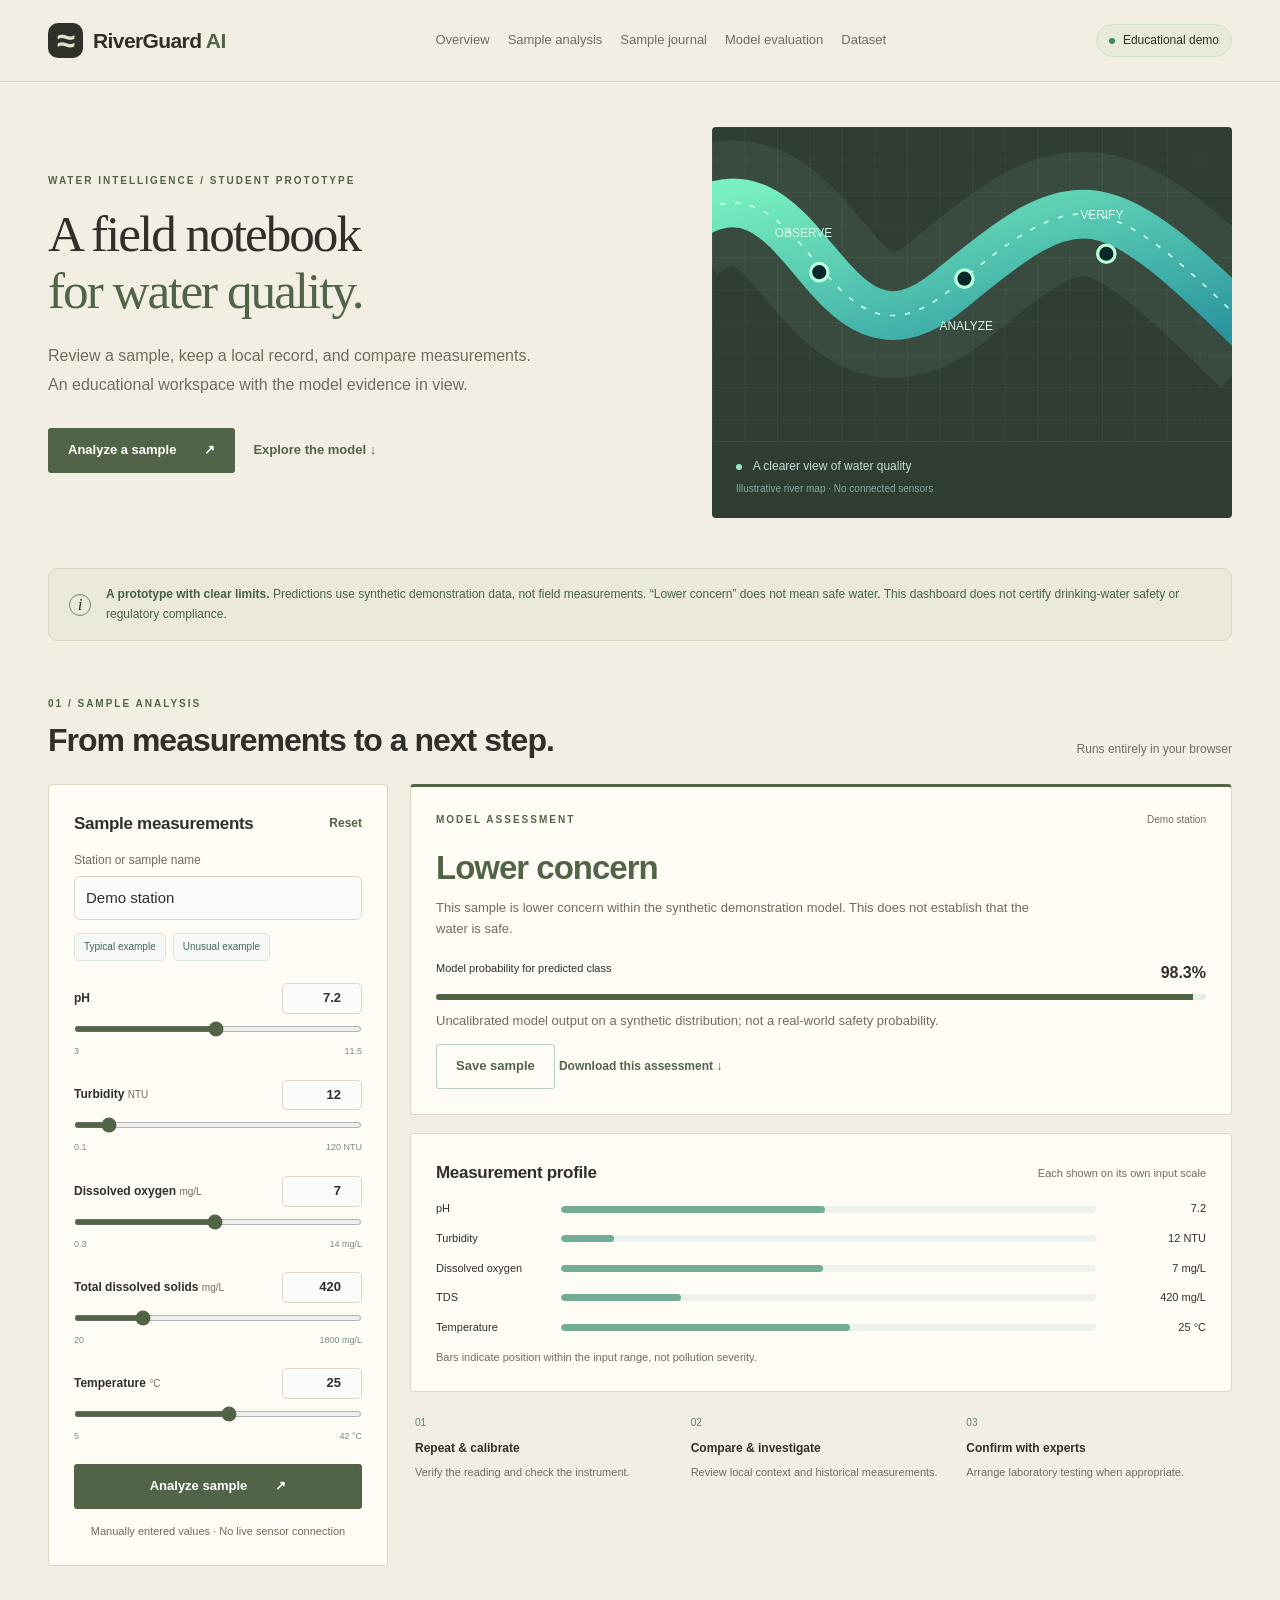
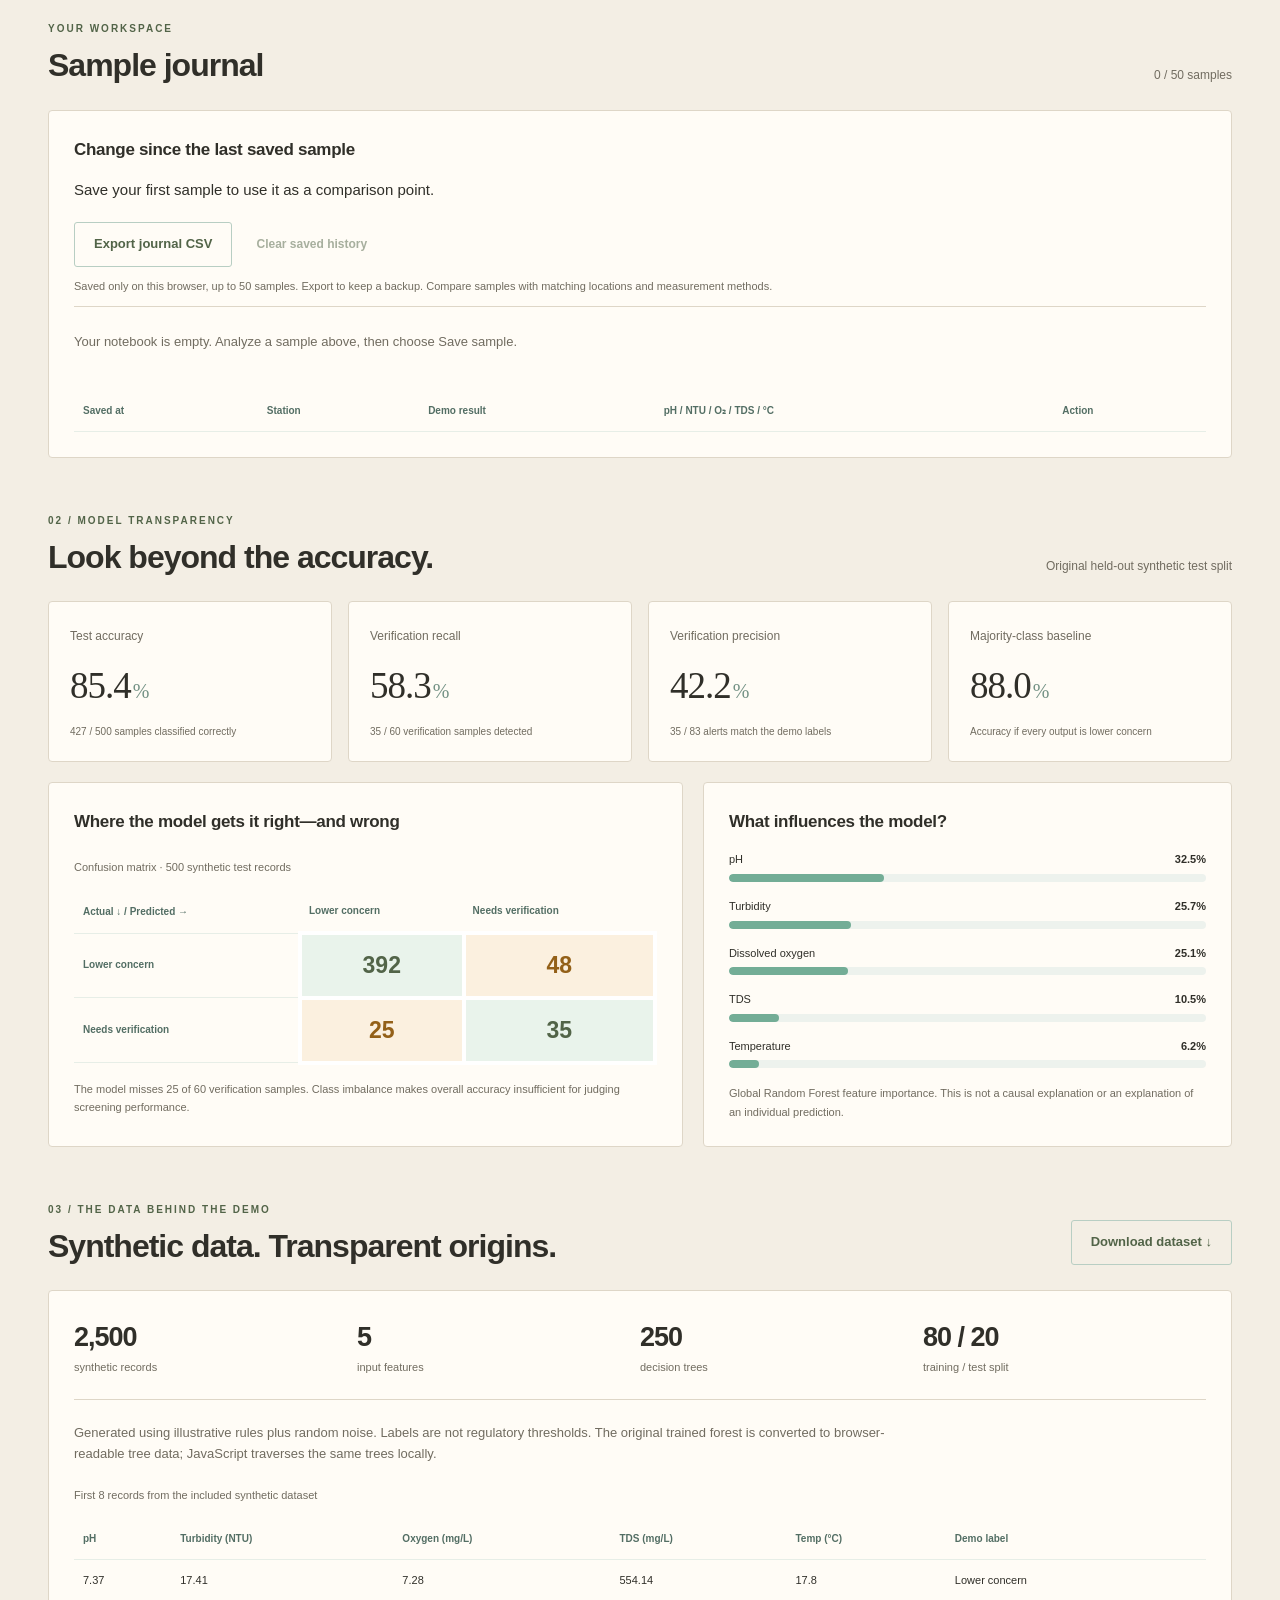
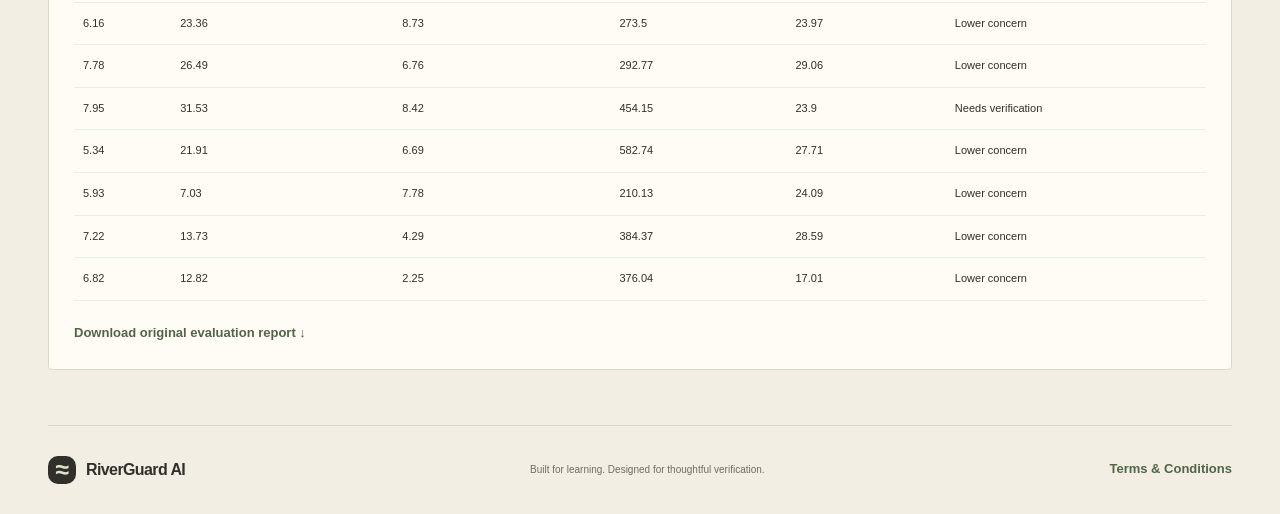
<file: index.html>
<!doctype html>
<html lang="en">
<head><meta charset="utf-8"><meta name="viewport" content="width=device-width,initial-scale=1"><meta name="theme-color" content="#08272c"><meta name="description" content="RiverGuard AI: an educational water quality screening dashboard using a synthetic demonstration model."><title>RiverGuard AI · Water intelligence</title><link rel="stylesheet" href="styles.css"><script defer src="model.js"></script><script defer src="app.js"></script><script defer src="journal.js"></script></head>
<body>
<header class="topbar"><a class="brand" href="#overview" aria-label="RiverGuard home"><span class="brand-icon">≈</span><span>RiverGuard<span class="brand-ai"> AI</span></span></a><nav aria-label="Main navigation"><a href="#overview">Overview</a><a href="#analysis">Sample analysis</a><a href="#journal">Sample journal</a><a href="#evaluation">Model evaluation</a><a href="#data">Dataset</a></nav><span class="status"><i></i> Educational demo</span></header>
<main id="overview">
<section class="hero"><div><p class="eyebrow">WATER INTELLIGENCE / STUDENT PROTOTYPE</p><h1>A field notebook<br><span>for water quality.</span></h1><p class="intro">Review a sample, keep a local record, and compare measurements. An educational workspace with the model evidence in view.</p><a class="button primary" href="#analysis">Analyze a sample <span>↗</span></a><a class="text-link" href="#evaluation">Explore the model ↓</a></div><div class="river-art" aria-hidden="true"><svg viewBox="0 0 480 290"><defs><linearGradient id="river" x1="0" x2="1" y1="0" y2="1"><stop stop-color="#78f0bf"/><stop offset="1" stop-color="#258e9d"/></linearGradient><pattern id="grid" width="30" height="30" patternUnits="userSpaceOnUse"><path d="M 30 0 L 0 0 0 30" fill="none" stroke="#ffffff" stroke-opacity=".07"/></pattern></defs><rect width="480" height="290" fill="url(#grid)"/><path d="M-30 90C90 0 100 250 220 150S360 50 510 200" stroke="#96ecc8" stroke-opacity=".08" stroke-width="115" fill="none"/><path d="M-30 90C90 0 100 250 220 150S360 50 510 200" stroke="url(#river)" stroke-width="45" fill="none"/><path d="M-30 90C90 0 100 250 220 150S360 50 510 200" stroke="#c9ffe7" stroke-width="1.5" stroke-dasharray="5 9" fill="none"/><g fill="#08272c" stroke="#b8ffda" stroke-width="3"><circle cx="99" cy="134" r="8"/><circle cx="233" cy="140" r="8"/><circle cx="364" cy="117" r="8"/></g><g fill="#d5f5e8" font-family="sans-serif" font-size="11"><text x="58" y="102">OBSERVE</text><text x="210" y="187">ANALYZE</text><text x="340" y="85">VERIFY</text></g></svg><div class="art-caption"><span><i></i> A clearer view of water quality</span><small>Illustrative river map · No connected sensors</small></div></div></section>
<aside class="notice"><span class="notice-icon">i</span><p><strong>A prototype with clear limits.</strong> Predictions use synthetic demonstration data, not field measurements. “Lower concern” does not mean safe water. This dashboard does not certify drinking-water safety or regulatory compliance.</p></aside>
<section id="analysis" class="section"><div class="section-heading"><div><p class="eyebrow">01 / SAMPLE ANALYSIS</p><h2>From measurements to a next step.</h2></div><span class="subtle">Runs entirely in your browser</span></div><div class="analysis-grid">
<form id="sample-form" class="panel inputs"><div class="panel-heading"><h3>Sample measurements</h3><button type="button" id="reset" class="text-button">Reset</button></div><label class="station-label" for="station">Station or sample name</label><input id="station" type="text" maxlength="80" value="Demo station" autocomplete="off"><div class="presets" aria-label="Example samples"><button type="button" data-preset="typical" class="chip">Typical example</button><button type="button" data-preset="unusual" class="chip">Unusual example</button></div><div id="controls"></div><button class="button primary analyze" type="submit">Analyze sample <span>↗</span></button><p class="small muted">Manually entered values · No live sensor connection</p></form>
<div class="results"><div class="panel result-panel" id="result-panel" aria-live="polite"><div class="panel-heading"><p class="eyebrow">MODEL ASSESSMENT</p><span id="sample-name" class="sample-tag">Demo station</span></div><p id="result-label" class="result-label">Loading model…</p><p id="result-description" class="muted">Preparing the browser-based Random Forest.</p><div class="probability-heading"><span>Model probability for predicted class</span><strong id="probability">—</strong></div><div class="probability-track"><span id="probability-bar"></span></div><p class="small muted">Uncalibrated model output on a synthetic distribution; not a real-world safety probability.</p><p id="range-warning" class="range-warning" hidden></p><div id="input-error" class="range-warning" role="alert" hidden></div><button id="save-sample" type="button" class="button secondary">Save sample</button> <button id="export-sample" type="button" class="text-button" disabled>Download this assessment ↓</button></div>
<div class="panel"><div class="panel-heading"><h3>Measurement profile</h3><span class="small muted">Each shown on its own input scale</span></div><div id="profile" class="profile"></div><p class="small muted">Bars indicate position within the input range, not pollution severity.</p></div>
<div class="workflow"><div><span>01</span><strong>Repeat & calibrate</strong><p>Verify the reading and check the instrument.</p></div><div><span>02</span><strong>Compare & investigate</strong><p>Review local context and historical measurements.</p></div><div><span>03</span><strong>Confirm with experts</strong><p>Arrange laboratory testing when appropriate.</p></div></div></div></div></section>
<section id="journal" class="section"><div class="section-heading"><div><p class="eyebrow">YOUR WORKSPACE</p><h2>Sample journal</h2></div><span id="journal-count" class="subtle"></span></div><div class="panel"><h3>Change since the last saved sample</h3><div id="comparison"></div><p id="journal-message" class="small muted" role="status"></p><div class="journal-actions"><button id="export-journal" class="button secondary" type="button">Export journal CSV</button><button id="clear-journal" class="text-button" type="button">Clear saved history</button></div><p class="small muted">Saved only on this browser, up to 50 samples. Export to keep a backup. Compare samples with matching locations and measurement methods.</p><p id="journal-empty" class="empty-state">Your notebook is empty. Analyze a sample above, then choose Save sample.</p><div class="table-scroll"><table><thead><tr><th>Saved at</th><th>Station</th><th>Demo result</th><th>pH / NTU / O₂ / TDS / °C</th><th>Action</th></tr></thead><tbody id="journal-rows"></tbody></table></div></div></section><section id="evaluation" class="section"><div class="section-heading"><div><p class="eyebrow">02 / MODEL TRANSPARENCY</p><h2>Look beyond the accuracy.</h2></div><span class="subtle">Original held-out synthetic test split</span></div><div class="metric-grid"><article class="panel metric"><span>Test accuracy</span><strong>85.4<small>%</small></strong><p>427 / 500 samples classified correctly</p></article><article class="panel metric"><span>Verification recall</span><strong>58.3<small>%</small></strong><p>35 / 60 verification samples detected</p></article><article class="panel metric"><span>Verification precision</span><strong>42.2<small>%</small></strong><p>35 / 83 alerts match the demo labels</p></article><article class="panel metric"><span>Majority-class baseline</span><strong>88.0<small>%</small></strong><p>Accuracy if every output is lower concern</p></article></div><div class="evaluation-grid"><article class="panel"><div class="panel-heading"><h3>Where the model gets it right—and wrong</h3></div><div class="table-scroll"><table class="matrix"><caption>Confusion matrix · 500 synthetic test records</caption><thead><tr><th scope="col">Actual ↓ / Predicted →</th><th scope="col">Lower concern</th><th scope="col">Needs verification</th></tr></thead><tbody><tr><th scope="row">Lower concern</th><td class="correct">392</td><td class="incorrect">48</td></tr><tr><th scope="row">Needs verification</th><td class="incorrect">25</td><td class="correct">35</td></tr></tbody></table></div><p class="small muted">The model misses 25 of 60 verification samples. Class imbalance makes overall accuracy insufficient for judging screening performance.</p></article><article class="panel"><h3>What influences the model?</h3><div id="importance" class="importance"></div><p class="small muted">Global Random Forest feature importance. This is not a causal explanation or an explanation of an individual prediction.</p></article></div></section>
<section id="data" class="section"><div class="section-heading"><div><p class="eyebrow">03 / THE DATA BEHIND THE DEMO</p><h2>Synthetic data. Transparent origins.</h2></div><a class="button secondary" href="demo_water_quality.csv" download>Download dataset ↓</a></div><div class="panel dataset-panel"><div class="dataset-summary"><div><strong>2,500</strong><span>synthetic records</span></div><div><strong>5</strong><span>input features</span></div><div><strong>250</strong><span>decision trees</span></div><div><strong>80 / 20</strong><span>training / test split</span></div></div><p>Generated using illustrative rules plus random noise. Labels are not regulatory thresholds. The original trained forest is converted to browser-readable tree data; JavaScript traverses the same trees locally.</p><div class="table-scroll"><table id="data-preview"><caption>First 8 records from the included synthetic dataset</caption><thead><tr><th>pH</th><th>Turbidity (NTU)</th><th>Oxygen (mg/L)</th><th>TDS (mg/L)</th><th>Temp (°C)</th><th>Demo label</th></tr></thead><tbody></tbody></table></div><a class="text-link" href="evaluation_metrics.json" download>Download original evaluation report ↓</a></div></section>
<footer><a class="brand" href="#overview"><span class="brand-icon">≈</span>RiverGuard AI</a><p>Built for learning. Designed for thoughtful verification.</p><a class="text-link" href="terms.html">Terms &amp; Conditions</a></footer></main>
</body></html>
</file>
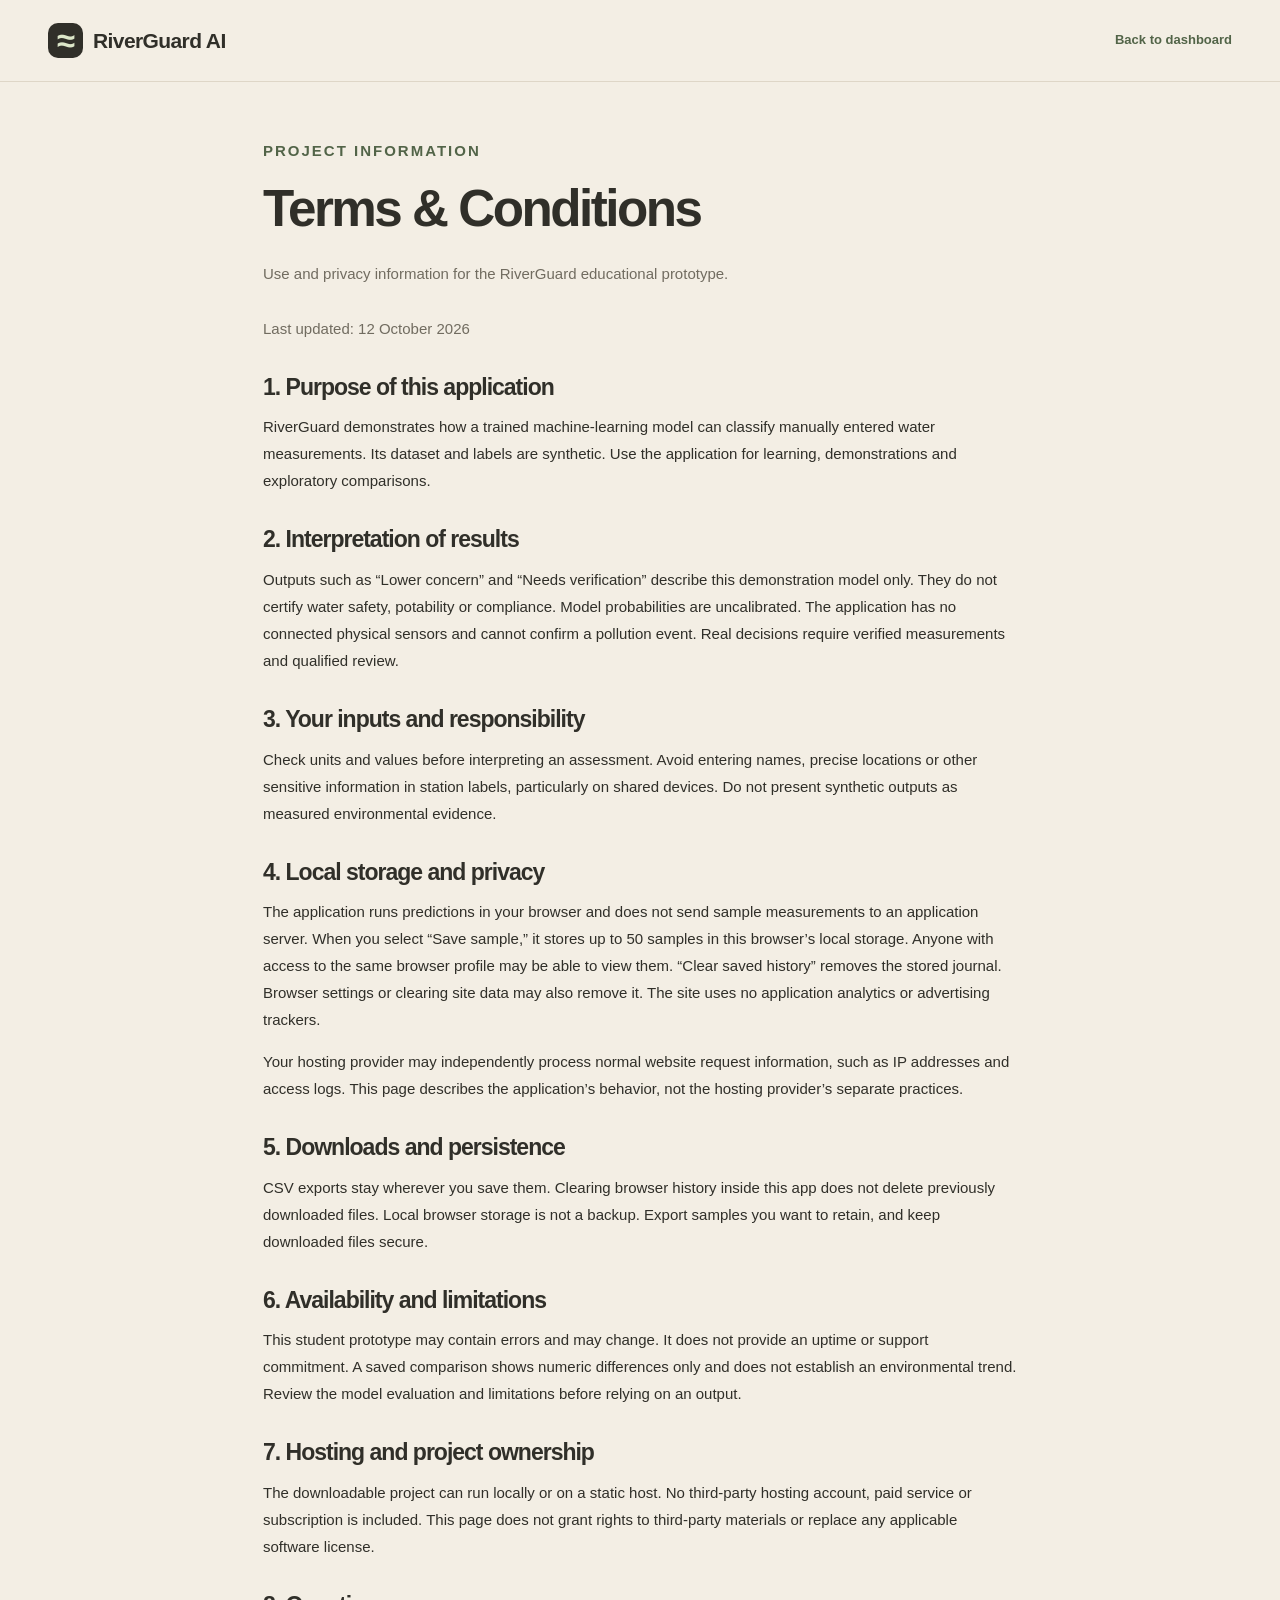
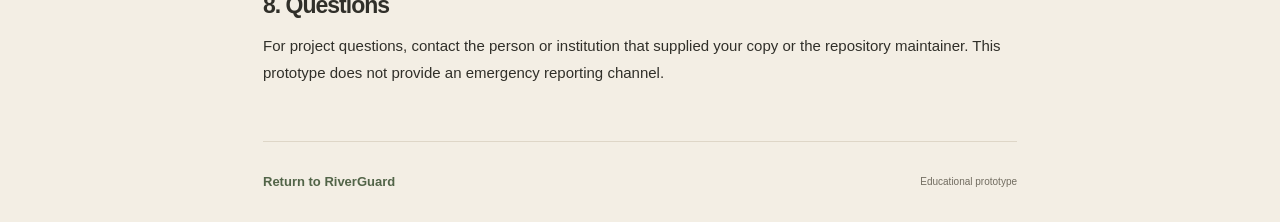
<file: terms.html>
<!doctype html><html lang="en"><head><meta charset="utf-8"><meta name="viewport" content="width=device-width,initial-scale=1"><title>Terms & Conditions · RiverGuard AI</title><link rel="stylesheet" href="styles.css"></head><body><header class="topbar"><a class="brand" href="index.html"><span class="brand-icon">≈</span>RiverGuard AI</a><a class="text-link" href="index.html">Back to dashboard</a></header><main class="terms"><p class="eyebrow">PROJECT INFORMATION</p><h1>Terms & Conditions</h1><p class="intro">Use and privacy information for the RiverGuard educational prototype.</p><p class="small muted">Last updated: 12 October 2026</p><h2>1. Purpose of this application</h2><p>RiverGuard demonstrates how a trained machine-learning model can classify manually entered water measurements. Its dataset and labels are synthetic. Use the application for learning, demonstrations and exploratory comparisons.</p><h2>2. Interpretation of results</h2><p>Outputs such as “Lower concern” and “Needs verification” describe this demonstration model only. They do not certify water safety, potability or compliance. Model probabilities are uncalibrated. The application has no connected physical sensors and cannot confirm a pollution event. Real decisions require verified measurements and qualified review.</p><h2>3. Your inputs and responsibility</h2><p>Check units and values before interpreting an assessment. Avoid entering names, precise locations or other sensitive information in station labels, particularly on shared devices. Do not present synthetic outputs as measured environmental evidence.</p><h2>4. Local storage and privacy</h2><p>The application runs predictions in your browser and does not send sample measurements to an application server. When you select “Save sample,” it stores up to 50 samples in this browser’s local storage. Anyone with access to the same browser profile may be able to view them. “Clear saved history” removes the stored journal. Browser settings or clearing site data may also remove it. The site uses no application analytics or advertising trackers.</p><p>Your hosting provider may independently process normal website request information, such as IP addresses and access logs. This page describes the application’s behavior, not the hosting provider’s separate practices.</p><h2>5. Downloads and persistence</h2><p>CSV exports stay wherever you save them. Clearing browser history inside this app does not delete previously downloaded files. Local browser storage is not a backup. Export samples you want to retain, and keep downloaded files secure.</p><h2>6. Availability and limitations</h2><p>This student prototype may contain errors and may change. It does not provide an uptime or support commitment. A saved comparison shows numeric differences only and does not establish an environmental trend. Review the model evaluation and limitations before relying on an output.</p><h2>7. Hosting and project ownership</h2><p>The downloadable project can run locally or on a static host. No third-party hosting account, paid service or subscription is included. This page does not grant rights to third-party materials or replace any applicable software license.</p><h2>8. Questions</h2><p>For project questions, contact the person or institution that supplied your copy or the repository maintainer. This prototype does not provide an emergency reporting channel.</p><footer><a href="index.html" class="text-link">Return to RiverGuard</a><span>Educational prototype</span></footer></main></body></html>
</file>
<file: styles.css>
:root{--ink:#102f34;--muted:#5c7377;--green:#16664f;--mint:#b2f3d2;--line:#dae5e0;--paper:#f3f6f2;--white:#fff;--amber:#936018}*{box-sizing:border-box}html{scroll-behavior:smooth;scroll-padding-top:90px}body{margin:0;background:var(--paper);color:var(--ink);font:15px/1.6 'Segoe UI',Arial,sans-serif}a{color:inherit;text-decoration:none}button,input{font:inherit}button,a,input{ -webkit-tap-highlight-color:transparent}button{cursor:pointer}button:disabled{cursor:not-allowed;opacity:.5}a:focus-visible,button:focus-visible,input:focus-visible{outline:3px solid #23836a;outline-offset:4px}h1,h2,h3,p{margin-top:0}h1{font-size:clamp(36px,4vw,58px);letter-spacing:-2.5px;line-height:1.13;font-weight:600;margin-bottom:22px}h2{font-size:clamp(24px,2.5vw,33px);letter-spacing:-1px;line-height:1.2;margin:0}h3{font-size:17px;letter-spacing:-.3px;margin:0 0 15px}main{max-width:1320px;padding:0 48px;margin:auto}.topbar{height:82px;padding:0 48px;display:flex;align-items:center;justify-content:space-between;border-bottom:1px solid var(--line);gap:24px;background:var(--paper)}.brand{display:flex;align-items:center;gap:10px;font-size:21px;font-weight:700;white-space:nowrap;letter-spacing:-.6px}.brand-icon{background:var(--ink);color:var(--mint);width:35px;height:35px;display:grid;place-items:center;border-radius:10px;font-size:33px;line-height:1}.brand-ai{color:var(--green)}nav{display:flex;gap:27px;font-size:13px;color:var(--muted)}nav a:hover,.text-link:hover{color:var(--green);text-decoration:underline}.status{display:flex;align-items:center;gap:8px;font-size:12px;background:#e4ede4;border:1px solid #d1e0d0;padding:6px 12px;border-radius:30px;white-space:nowrap}.status i,.art-caption i{display:inline-block;width:6px;height:6px;background:#358765;border-radius:50%}.hero{padding:64px 0 38px;display:grid;grid-template-columns:1.2fr 1fr;gap:40px;align-items:center}.hero h1 span{color:var(--green)}.eyebrow{font:600 10px/1.6 'Segoe UI',sans-serif;letter-spacing:2px;color:var(--green);margin-bottom:16px}.intro{max-width:500px;color:var(--muted);font-size:16px;line-height:1.8;margin-bottom:28px}.button{display:inline-flex;justify-content:center;align-items:center;gap:28px;border:1px solid transparent;border-radius:7px;padding:11px 19px;font-size:13px;font-weight:600;transition:background .15s,transform .15s}.button:hover{transform:translateY(-1px)}.primary{background:var(--green);color:white}.primary:hover{background:#104d3c}.secondary{border-color:#b8cec3;background:transparent;color:var(--green)}.text-link{font-size:13px;font-weight:600;color:var(--green)}.hero .text-link{margin-left:24px}.river-art{border-radius:20px;background:#08272c;overflow:hidden;box-shadow:0 18px 40px #163f3420;transform:rotate(-2deg)}.river-art svg{display:block;width:100%}.art-caption{color:#c1ddd3;padding:15px 24px 21px;font-size:12px;border-top:1px solid #ffffff12}.art-caption small{display:block;color:#87aaa2;font-size:10px;margin-top:5px}.art-caption i{background:#98e7c0;margin-right:8px}.notice{display:flex;align-items:center;gap:15px;background:#e7eee4;border:1px solid #d3dfce;border-radius:9px;padding:16px 20px;margin-top:12px}.notice p{margin:0;color:#476149;font-size:12px}.notice-icon{border:1px solid #70856b;display:grid;place-items:center;flex-shrink:0;width:22px;height:22px;border-radius:50%;font:italic 17px Georgia}.section{padding-top:55px}.section-heading{display:flex;align-items:end;justify-content:space-between;gap:20px;margin-bottom:25px}.section-heading .eyebrow{margin-bottom:9px}.subtle{font-size:12px;color:var(--muted)}.analysis-grid{display:grid;grid-template-columns:340px 1fr;gap:22px;align-items:start}.panel{background:var(--white);border:1px solid var(--line);border-radius:12px;padding:25px}.panel-heading{display:flex;align-items:center;justify-content:space-between;gap:15px;margin-bottom:14px}.panel-heading h3,.panel-heading p{margin-bottom:0}.text-button{color:var(--green);padding:0;border:0;background:none;font-size:12px;font-weight:600}.text-button:hover{text-decoration:underline}.station-label{font-size:12px;color:var(--muted);display:block;margin-bottom:6px}input[type=text]{width:100%;border:1px solid var(--line);border-radius:6px;padding:9px 11px;background:#fafcf9;color:var(--ink)}.presets{display:flex;gap:7px;margin:13px 0 22px}.chip{border:1px solid #dbe5df;border-radius:5px;font-size:10px;padding:5px 9px;background:#f6f9f5;color:#47645a}.chip:hover{background:#e2f1e7}.control{margin-bottom:21px}.control-top{display:flex;align-items:center;justify-content:space-between;gap:12px;margin-bottom:7px}.control-top label{font-size:12px;font-weight:600}.unit{font-weight:400;color:var(--muted);font-size:10px}.control-top input{width:80px;text-align:right;color:var(--ink);border:1px solid var(--line);border-radius:5px;padding:4px 5px;background:#fafcf9;font-size:13px;font-weight:600}input[type=range]{width:100%;accent-color:var(--green);height:6px;cursor:pointer;display:block;margin:12px 0}.bounds{display:flex;justify-content:space-between;font-size:9px;color:#7a8c87}.analyze{width:100%}.small{font-size:11px;line-height:1.65}.muted{color:var(--muted)}.inputs>.small{margin:13px 0 0;text-align:center}.results{display:grid;gap:18px}.result-panel{border-top:3px solid var(--green);background:linear-gradient(120deg,#fff,#f7fcf8)}.sample-tag{font-size:10px;color:var(--muted);max-width:45%;overflow-wrap:anywhere}.result-label{font-size:33px;font-weight:600;line-height:1.2;letter-spacing:-1px;margin:20px 0 10px;color:var(--green)}.result-panel>.muted{font-size:13px;max-width:600px}.result-panel.warning{border-top-color:var(--amber);background:linear-gradient(120deg,#fff,#fffaf0)}.warning .result-label{color:var(--amber)}.probability-heading{display:flex;justify-content:space-between;font-size:11px;margin-top:21px}.probability-heading strong{font-size:16px}.probability-track{height:6px;background:#e7eee8;border-radius:10px;margin:8px 0 10px;overflow:hidden}.probability-track span{display:block;height:100%;background:var(--green);width:0;transition:width .3s}.warning .probability-track span{background:#b48438}.range-warning{background:#fff0d4;border:1px solid #e2c489;border-radius:5px;padding:10px;font-size:12px;color:#785213}.profile-row{display:grid;grid-template-columns:110px 1fr 95px;gap:15px;align-items:center;margin:12px 0;font-size:11px}.profile-track{height:7px;border-radius:4px;background:#edf2ed;overflow:hidden}.profile-track span{display:block;height:100%;background:#73ad96;border-radius:4px}.profile-row strong{text-align:right;font-size:11px;font-weight:500}.profile+.small{margin-bottom:0}.workflow{display:grid;grid-template-columns:repeat(3,1fr);gap:15px;padding:5px}.workflow span{display:block;font-size:10px;color:#638174;margin-bottom:4px}.workflow strong{font-size:12px}.workflow p{font-size:11px;color:var(--muted);margin:5px 0 0}.metric-grid{display:grid;grid-template-columns:repeat(4,1fr);gap:16px;margin-bottom:20px}.metric{padding:21px}.metric>span{font-size:12px;color:var(--muted)}.metric>strong{display:block;font-size:37px;font-weight:600;letter-spacing:-1px;margin:9px 0}.metric strong small{font-size:20px;color:#739184;margin-left:2px}.metric p{font-size:10px;line-height:1.6;color:var(--muted);margin:0}.evaluation-grid{display:grid;grid-template-columns:1.2fr 1fr;gap:20px}.table-scroll{overflow-x:auto}table{border-collapse:collapse;width:100%;text-align:left;font-size:11px}caption{text-align:left;color:var(--muted);font-size:11px;margin:10px 0 14px}th,td{padding:12px 9px;border-bottom:1px solid #e7eee7}th{font-weight:600;font-size:10px;color:#536e64}.matrix td{text-align:center;font-size:23px;font-weight:600;border:4px solid white}.matrix .correct{background:#e9f3eb;color:var(--green)}.matrix .incorrect{background:#fbf0df;color:var(--amber)}.matrix th{max-width:150px}.evaluation-grid .small{margin:15px 0 0}.importance-row{margin:16px 0}.importance-label{display:flex;justify-content:space-between;font-size:11px;margin-bottom:5px}.importance .profile-track{height:8px}.dataset-summary{display:grid;grid-template-columns:repeat(4,1fr);border-bottom:1px solid var(--line);padding:0 0 22px;margin-bottom:23px}.dataset-summary strong{display:block;font-size:27px;letter-spacing:-1px;font-weight:600}.dataset-summary span{display:block;font-size:11px;color:var(--muted)}.dataset-panel>p{font-size:13px;color:var(--muted);max-width:850px}.dataset-panel .text-link{display:inline-block;margin-top:22px}footer{display:flex;justify-content:space-between;align-items:center;gap:20px;border-top:1px solid var(--line);padding:30px 0;margin-top:55px}footer .brand{font-size:16px}footer p,footer>span{font-size:10px;color:var(--muted);margin:0}footer .brand-icon{width:28px;height:28px;font-size:25px}@media(min-width:1500px){.topbar{padding-left:calc((100vw - 1224px)/2);padding-right:calc((100vw - 1224px)/2)}}@media(max-width:1000px){main{padding:0 26px}.topbar{padding:0 26px}nav{gap:15px;font-size:11px}.status{display:none}.hero{gap:25px}.analysis-grid{grid-template-columns:290px 1fr}.panel{padding:20px}.profile-row{grid-template-columns:90px 1fr 80px;gap:8px}.hero .text-link{display:inline-block;margin:15px 0 0}.metric-grid{gap:10px}.metric{padding:16px}.evaluation-grid{grid-template-columns:1fr 1fr}}@media(max-width:720px){main{padding:0 18px}.topbar{height:auto;min-height:75px;padding:16px 18px;flex-wrap:wrap;gap:13px}.brand{font-size:19px}nav{width:100%;justify-content:space-between;gap:8px;font-size:11px}.hero{grid-template-columns:1fr;padding:36px 0 22px;gap:28px}h1{font-size:40px;letter-spacing:-1.7px}.hero .text-link{margin-left:18px}.river-art{transform:none;max-height:245px}.river-art svg{height:185px}.art-caption{padding:8px 18px}.art-caption small{margin-top:0}.notice{padding:14px;align-items:start}.section{padding-top:36px}.section-heading{align-items:start;flex-direction:column;gap:12px}.analysis-grid,.evaluation-grid{grid-template-columns:1fr}.metric-grid{grid-template-columns:1fr 1fr}.workflow{gap:12px}.workflow strong{font-size:11px}.metric>strong{font-size:33px}.dataset-summary{grid-template-columns:1fr 1fr;gap:20px}.profile-row{grid-template-columns:95px 1fr 95px}.panel-heading .small{max-width:120px;text-align:right}footer{flex-direction:column;align-items:start;gap:12px}.result-label{font-size:29px}.sample-tag{max-width:40%}}@media(prefers-reduced-motion:reduce){html{scroll-behavior:auto}*,*::before,*::after{transition:none!important}}


/* Field notebook edition: warm paper, restrained typography, no external assets. */
:root{--ink:#302f29;--muted:#716c60;--green:#526448;--mint:#dce7c9;--line:#ded6c7;--paper:#f3eee4;--white:#fffcf6}
.hero h1{font-family:Georgia,serif;font-weight:400;letter-spacing:-2px}.panel{border-radius:4px;box-shadow:none}.topbar{background:#f3eee4}.notice{background:#eae9dc;border-color:#d8d7c4}.river-art{transform:none;border-radius:4px;box-shadow:none;background:#303d32}.result-panel,.result-panel.warning{background:#fffcf6}.button{border-radius:3px}.status{background:#e8eadc}.metric strong{font-family:Georgia,serif;font-weight:400}.hero{padding-top:45px}.journal-actions{display:flex;gap:24px;align-items:center;margin:20px 0 10px}.comparison-grid{display:grid;grid-template-columns:repeat(5,1fr);gap:20px;margin:22px 0}.comparison-grid span{display:block;font-size:11px;color:var(--muted)}.comparison-grid strong{display:block;font-size:22px;font-weight:500;margin-top:6px}.empty-state{padding:25px 0;color:var(--muted);font-size:13px;border-top:1px solid var(--line)}.terms{max-width:850px;padding-top:55px}.terms h2{font-size:23px;margin:32px 0 12px}.terms>p{font-size:15px;line-height:1.8}.hero .text-link{margin-left:18px}nav{gap:18px}
@media(max-width:1000px){.topbar nav{gap:12px}.comparison-grid{grid-template-columns:repeat(3,1fr)}}
@media(max-width:720px){nav{flex-wrap:wrap;justify-content:flex-start;column-gap:18px!important;row-gap:8px}.comparison-grid{grid-template-columns:1fr 1fr}.journal-actions{flex-wrap:wrap}.hero .text-link{margin-left:12px}.terms{padding-top:32px}}
</file>
